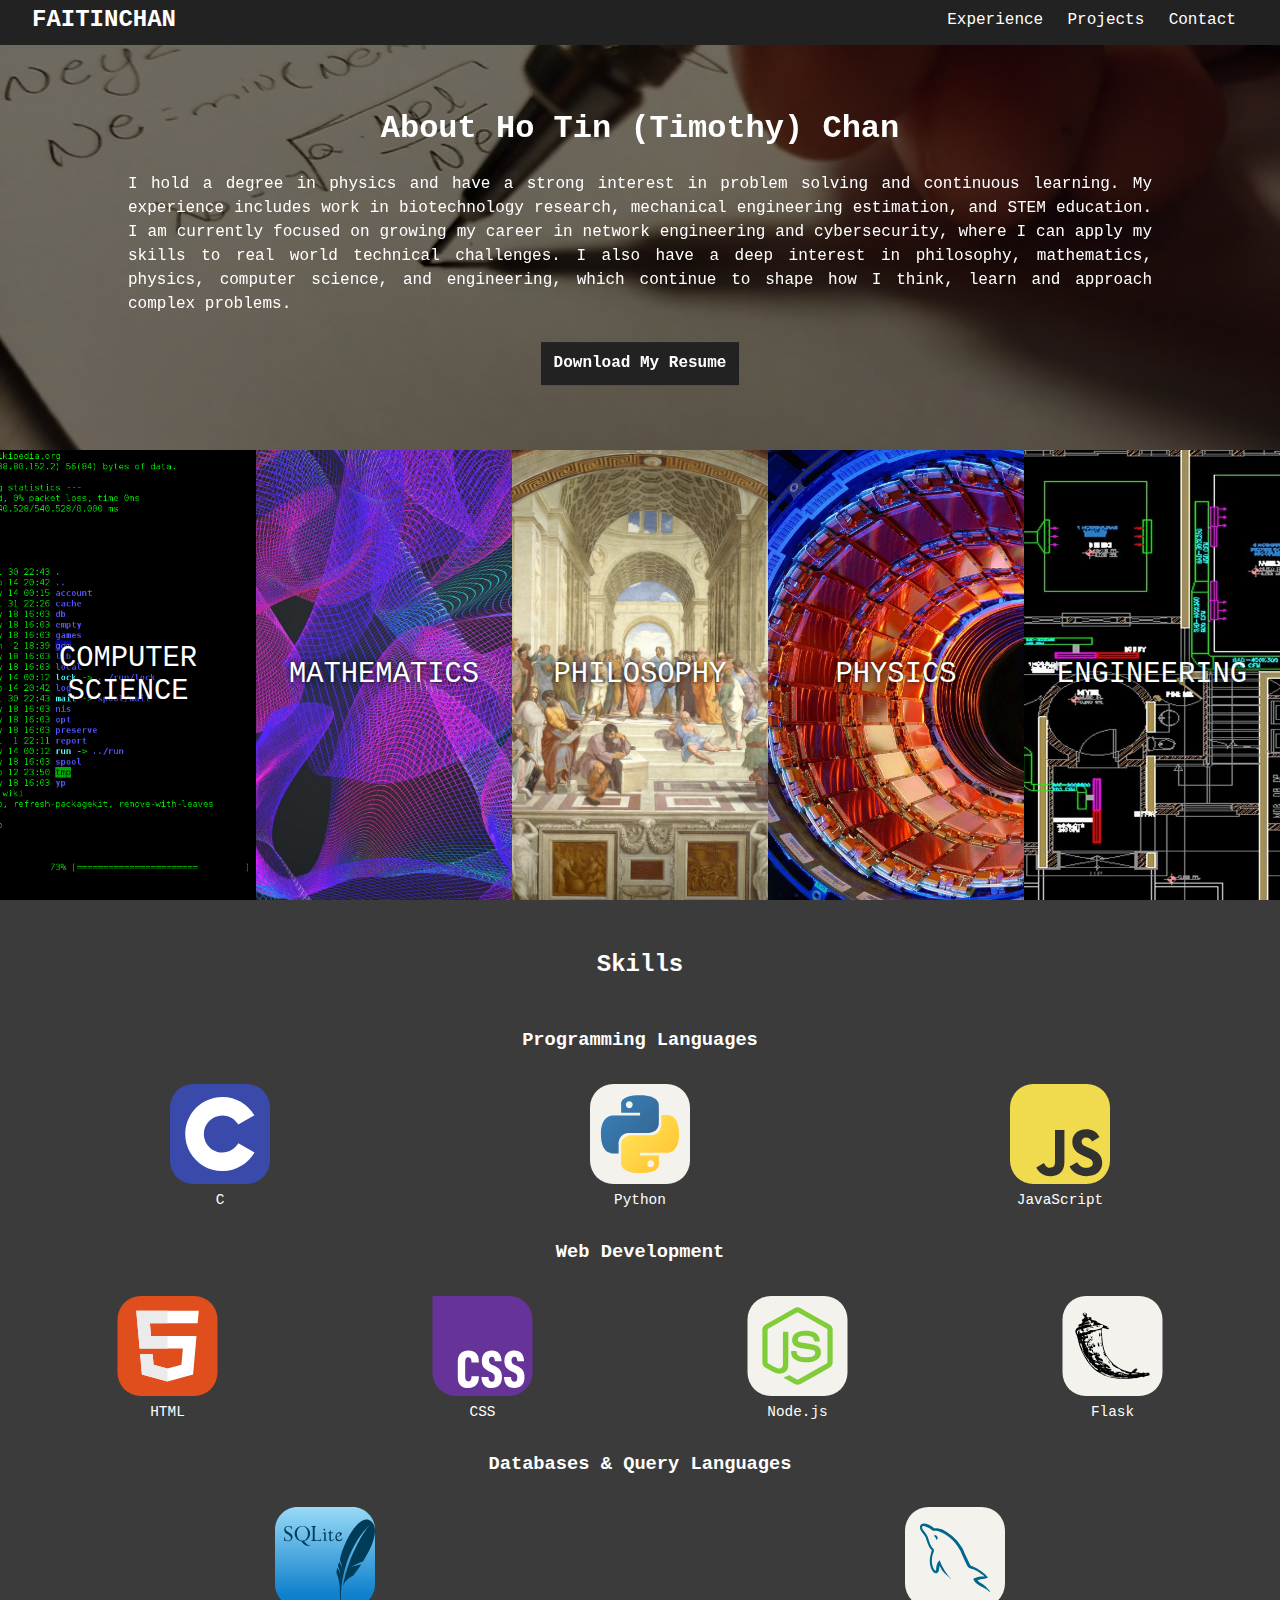
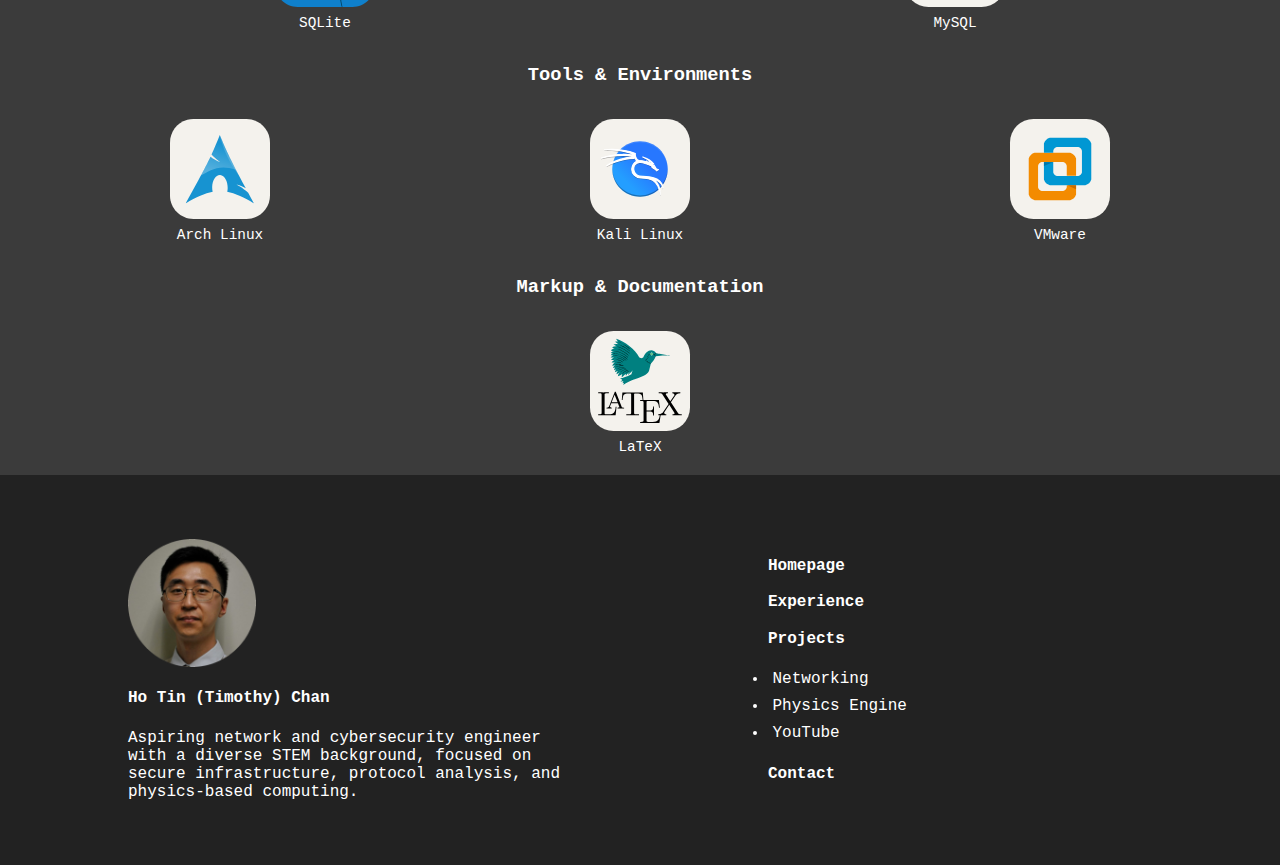
<file: index.html>
<!DOCTYPE html>

<html lang="en">
	<head>
		<meta name="viewport" content="initial-scale=1, width=device-width">
		<title>Timothy Chan - Homepage</title>
		<link rel="stylesheet" href="style.css">
		<script src="script.js" defer></script>
	</head>

	<body>
		<div class="banner-area">
			<video autoplay muted loop playsinline class="banner-video">
				<source src="videos/banner.mp4" type="video/mp4">
			</video>
			<div class="banner-content">
				<h1>About Ho Tin (Timothy) Chan</h1>
				<p>
					I hold a degree in physics and have a strong interest in problem solving and continuous learning. My experience includes work in biotechnology research, mechanical engineering estimation, and STEM education. I am currently focused on growing my career in network engineering and cybersecurity, where I can apply my skills to real world technical challenges. I also have a deep interest in philosophy, mathematics, physics, computer science, and engineering, which continue to shape how I think, learn and approach complex problems.
				</p>
				<a href="/documents/resume.pdf" download="HoTin(Timothy)Chan.pdf" class="download-resume">Download My Resume</a>
			</div>
		</div>

		<header>
			<div class="wrapper">
				<div class="logo">
					<a href="/index.html">FAITINCHAN</a>
				</div>

				<nav>
					<ul>
						<li><a href="/experience_page/experience.html">Experience</a></li>
						<li>
							<a href="/index.html">Projects</a>
							<ul class="dropdown">
								<li><a href="/networking_page/networking.html">Networking</a></li>
								<li><a href="/physicsengine_page/physicsengine.html">Physics Engine</a></li>
								<li><a href="/youtube_page/youtube.html">YouTube</a></li>
							</ul>
						</li>
						<li><a href="/contact_page/contact.html">Contact</a></li>
					</ul>
				</nav>
			</div>
		</header>

		<div class="panels-container">
			<div class="panels">
				<div class="panel panel1">
					<p>True</p>
					<p>Computer Science</p>
					<p>False</p>
				</div>

				<div class="panel panel2">
					<p>Proof</p>
					<p>Mathematics</p>
					<p>Calculation</p>
				</div>

				<div class="panel panel3">
					<p>Order</p>
					<p>Philosophy</p>
					<p>Chaos</p>
				</div>

				<div class="panel panel4">
					<p>Theory</p>
					<p>Physics</p>
					<p>Experiment</p>
				</div>

				<div class="panel panel5">
					<p>Design</p>
					<p>Engineering</p>
					<p>Construction</p>
				</div>
			</div>
		</div>

		<div class="skills">
			<h2>Skills</h2>
			<h3>Programming Languages</h3>	
			<div class="gallery">
				<div class="gallery-item">
					<img src="pictures/c.svg">
					<div class="description">C</div>
				</div>
				<div class="gallery-item">
					<img src="pictures/python.svg">
					<div class="description">Python</div>
				</div>
				<div class="gallery-item">
					<img src="pictures/javascript.svg">
					<div class="description">JavaScript</div>
				</div>
			</div>
			<h3>Web Development</h3>	
			<div class="gallery">
				<div class="gallery-item">
					<img src="pictures/html.svg">
					<div class="description">HTML</div>
				</div>
				<div class="gallery-item">
					<img src="pictures/css.svg">
					<div class="description">CSS</div>
				</div>
				<div class="gallery-item">
					<img src="pictures/nodejs.svg">
					<div class="description">Node.js</div>
				</div>
				<div class="gallery-item">
					<img src="pictures/flask.svg">
					<div class="description">Flask</div>
				</div>
			</div>
			<h3>Databases & Query Languages</h3>	
			<div class="gallery">
				<div class="gallery-item">
					<img src="pictures/sqlite.svg">
					<div class="description">SQLite</div>
				</div>
				<div class="gallery-item">
					<img src="pictures/mysql-auto.svg">
					<div class="description">MySQL</div>
				</div>
			</div>
			<h3>Tools & Environments</h3>	
			<div class="gallery">
				<div class="gallery-item">
					<img src="pictures/arch.svg">
					<div class="description">Arch Linux</div>
				</div>
				<div class="gallery-item">
					<img src="pictures/kali.svg">
					<div class="description">Kali Linux</div>
				</div>
				<div class="gallery-item">
					<img src="pictures/vmware.svg">
					<div class="description">VMware</div>
				</div>
			</div>
			<h3>Markup & Documentation</h3>	
			<div class="gallery">
				<div class="gallery-item">
					<img src="pictures/latex.svg">
					<div class="description">LaTeX</div>
				</div>
			</div>
		</div>

		<footer class="footer">
			<div class="footer-column">
				<img src="pictures/profile_pic.png">
				<p id="name">Ho Tin (Timothy) Chan</p>
				<p>Aspiring network and cybersecurity engineer with a diverse STEM background, focused on secure infrastructure, protocol analysis, and physics-based computing.</p>
			</div>
			<div class="footer-column">
				<a href="index.html">Homepage</a>
				<a href="experience_page/experience.html">Experience</a>
				<p id="title">Projects</p>
				<ul>
					<li><a href="networking_page/networking.html">Networking</a></li>
					<li><a href="physicsengine_page/physicsengine.html">Physics Engine</a></li>
					<li><a href="youtube_page/youtube.html">YouTube</a></li>
				</ul>
				<a href="contact_page/contact.html">Contact</a>
			</div>
		</footer>
	</body>
</html>
</file>
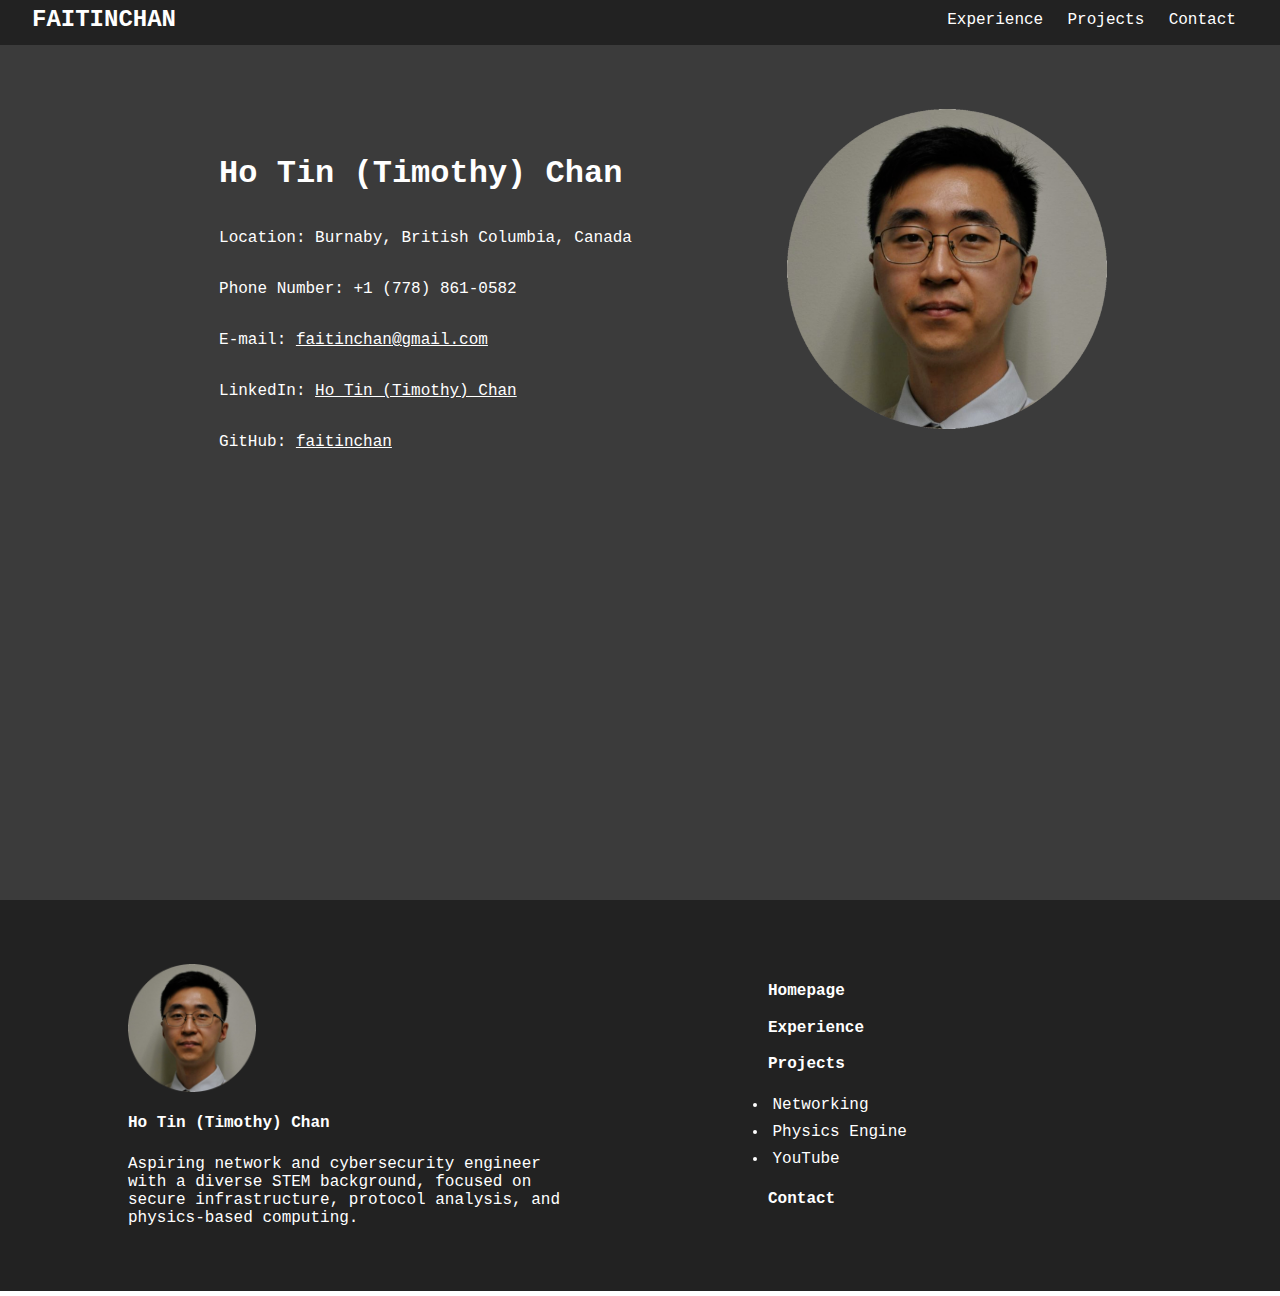
<file: contact_page/contact.html>
<!DOCTYPE html>

<html lang="en">
	<head>
		<meta name="viewport" content="initial-scale=1, width=device-width">
		<title>Timothy Chan - Contact</title>
		<link rel="stylesheet" href="contact.css">
	</head>

	<body>
		<header>
			<div class="wrapper">
				<div class="logo">
					<a href="/index.html">FAITINCHAN</a>
				</div>

				<nav>
					<ul>
						<li><a href="/experience_page/experience.html">Experience</a></li>
						<li>
							<a href="/index.html">Projects</a>
							<ul class="dropdown">
								<li><a href="/networking_page/networking.html">Networking</a></li>
								<li><a href="/physicsengine_page/physicsengine.html">Physics Engine</a></li>
								<li><a href="/youtube_page/youtube.html">YouTube</a></li>
							</ul>
						</li>
						<li><a href="/contact_page/contact.html">Contact</a></li>
					</ul>
				</nav>
			</div>
		</header>

		<div class="contact">
			<div class="text">
				<h1>Ho Tin (Timothy) Chan</h1>
				<p>Location: Burnaby, British Columbia, Canada</p>
				<p>Phone Number: +1 (778) 861-0582</p>
				<p>E-mail: <a href="faitinchan@gmail.com">faitinchan@gmail.com</a></p>
				<p>LinkedIn: <a href="https://linkedin.com/in/ho-tin-chan-b79815300/">Ho Tin (Timothy) Chan</a></p>
				<p>GitHub: <a href="https://github.com/faitinchan/">faitinchan</a></p>
			</div>
			<img src="/pictures/profile_pic.png">
		</div>

		<footer class="footer">
			<div class="footer-column">
				<img src="/pictures/profile_pic.png">
				<p id="name">Ho Tin (Timothy) Chan</p>
				<p>Aspiring network and cybersecurity engineer with a diverse STEM background, focused on secure infrastructure, protocol analysis, and physics-based computing.</p>
			</div>
			<div class="footer-column">
				<a href="/index.html">Homepage</a>
				<a href="/experience_page/experience.html">Experience</a>
				<p id="title">Projects</p>
				<ul>
					<li><a href="/networking_page/networking.html">Networking</a></li>
					<li><a href="/physicsengine_page/physicsengine.html">Physics Engine</a></li>
					<li><a href="/youtube_page/youtube.html">YouTube</a></li>
				</ul>
				<a href="/contact_page/contact.html">Contact</a>
			</div>
		</footer>
	</body>
</html>
</file>
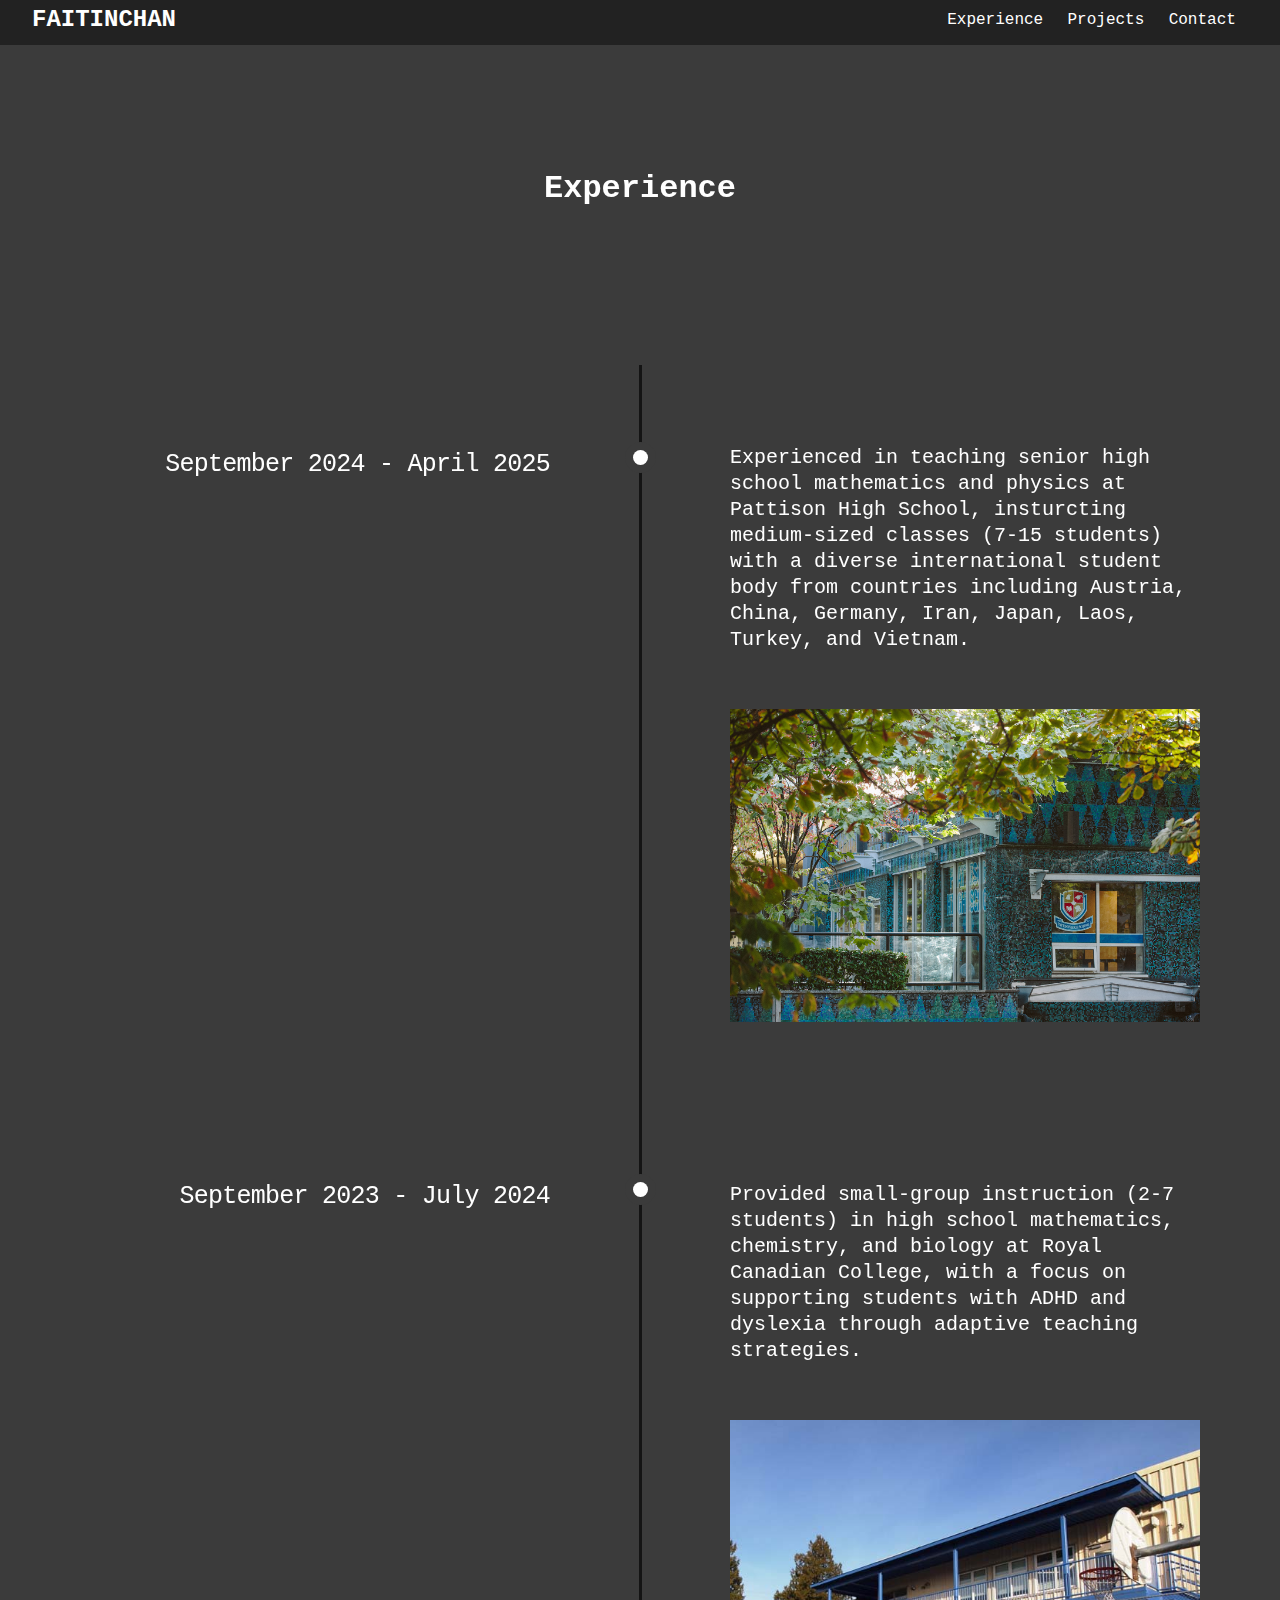
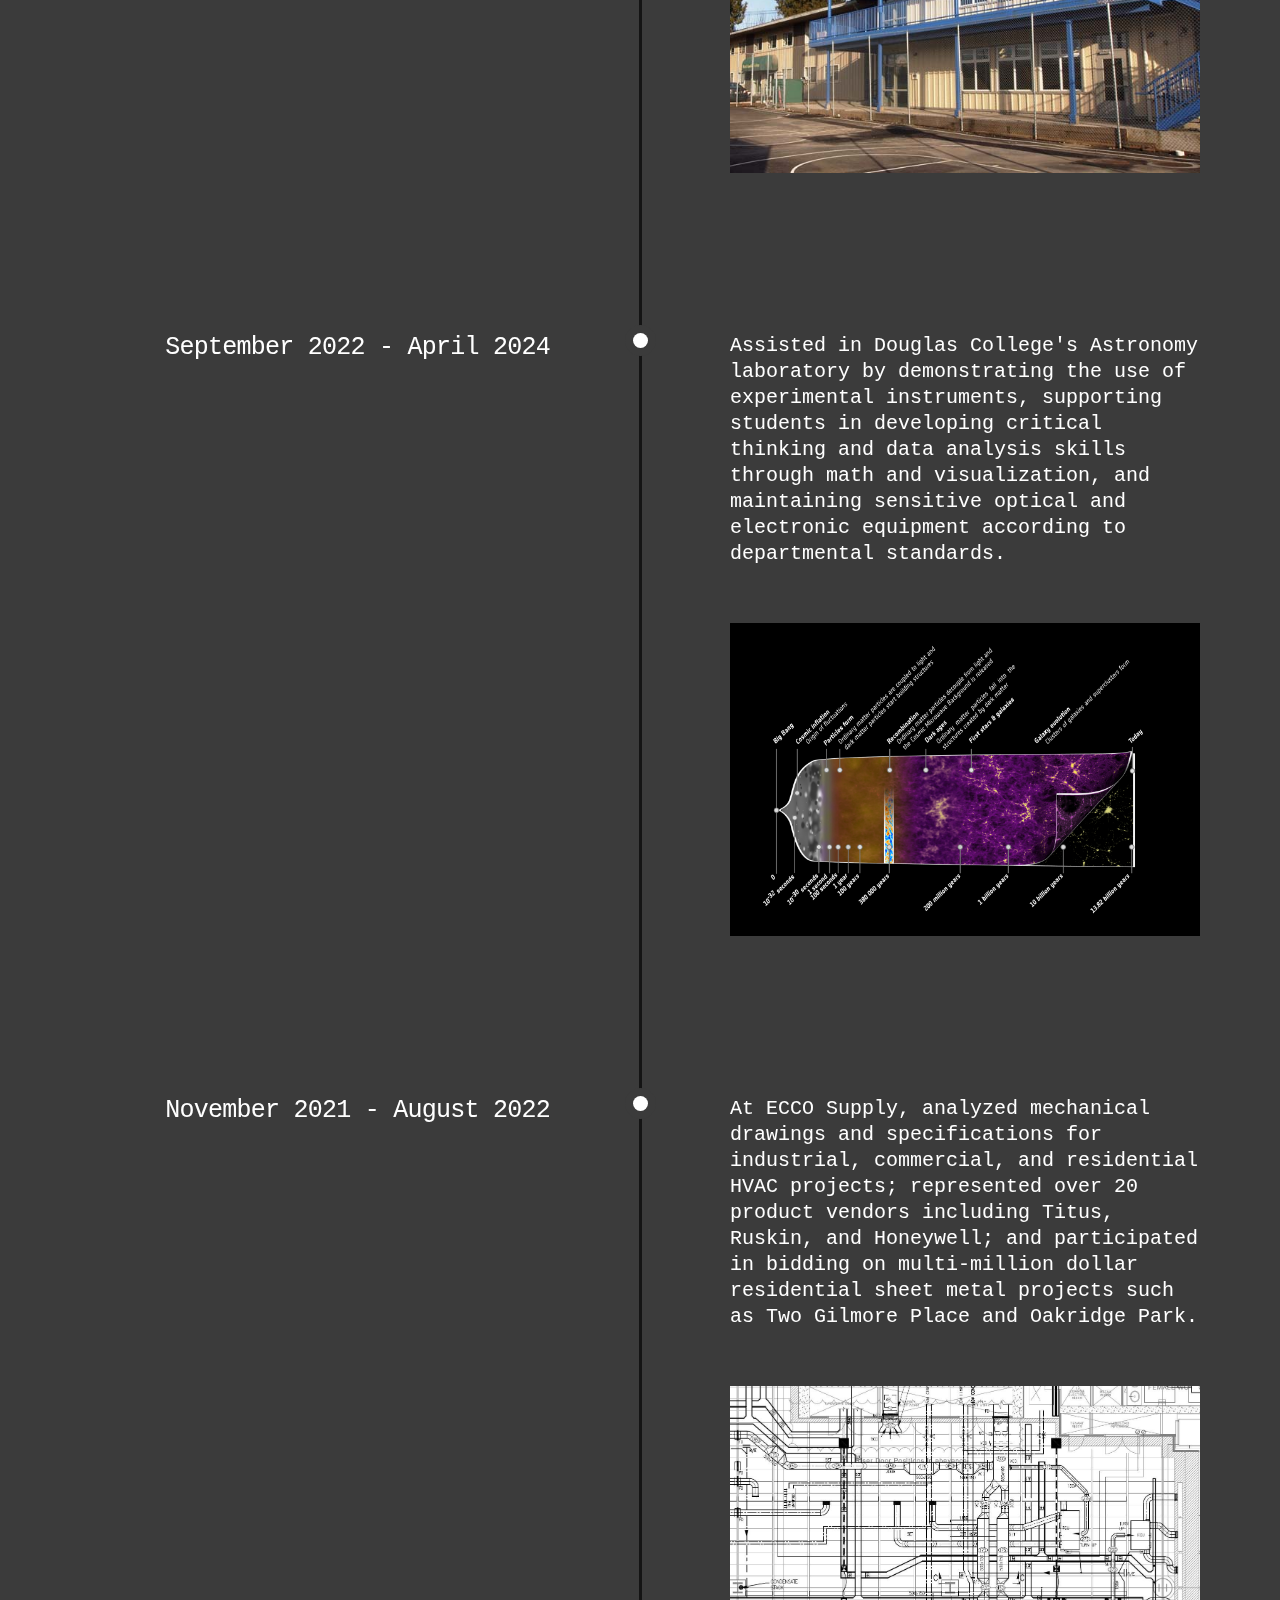
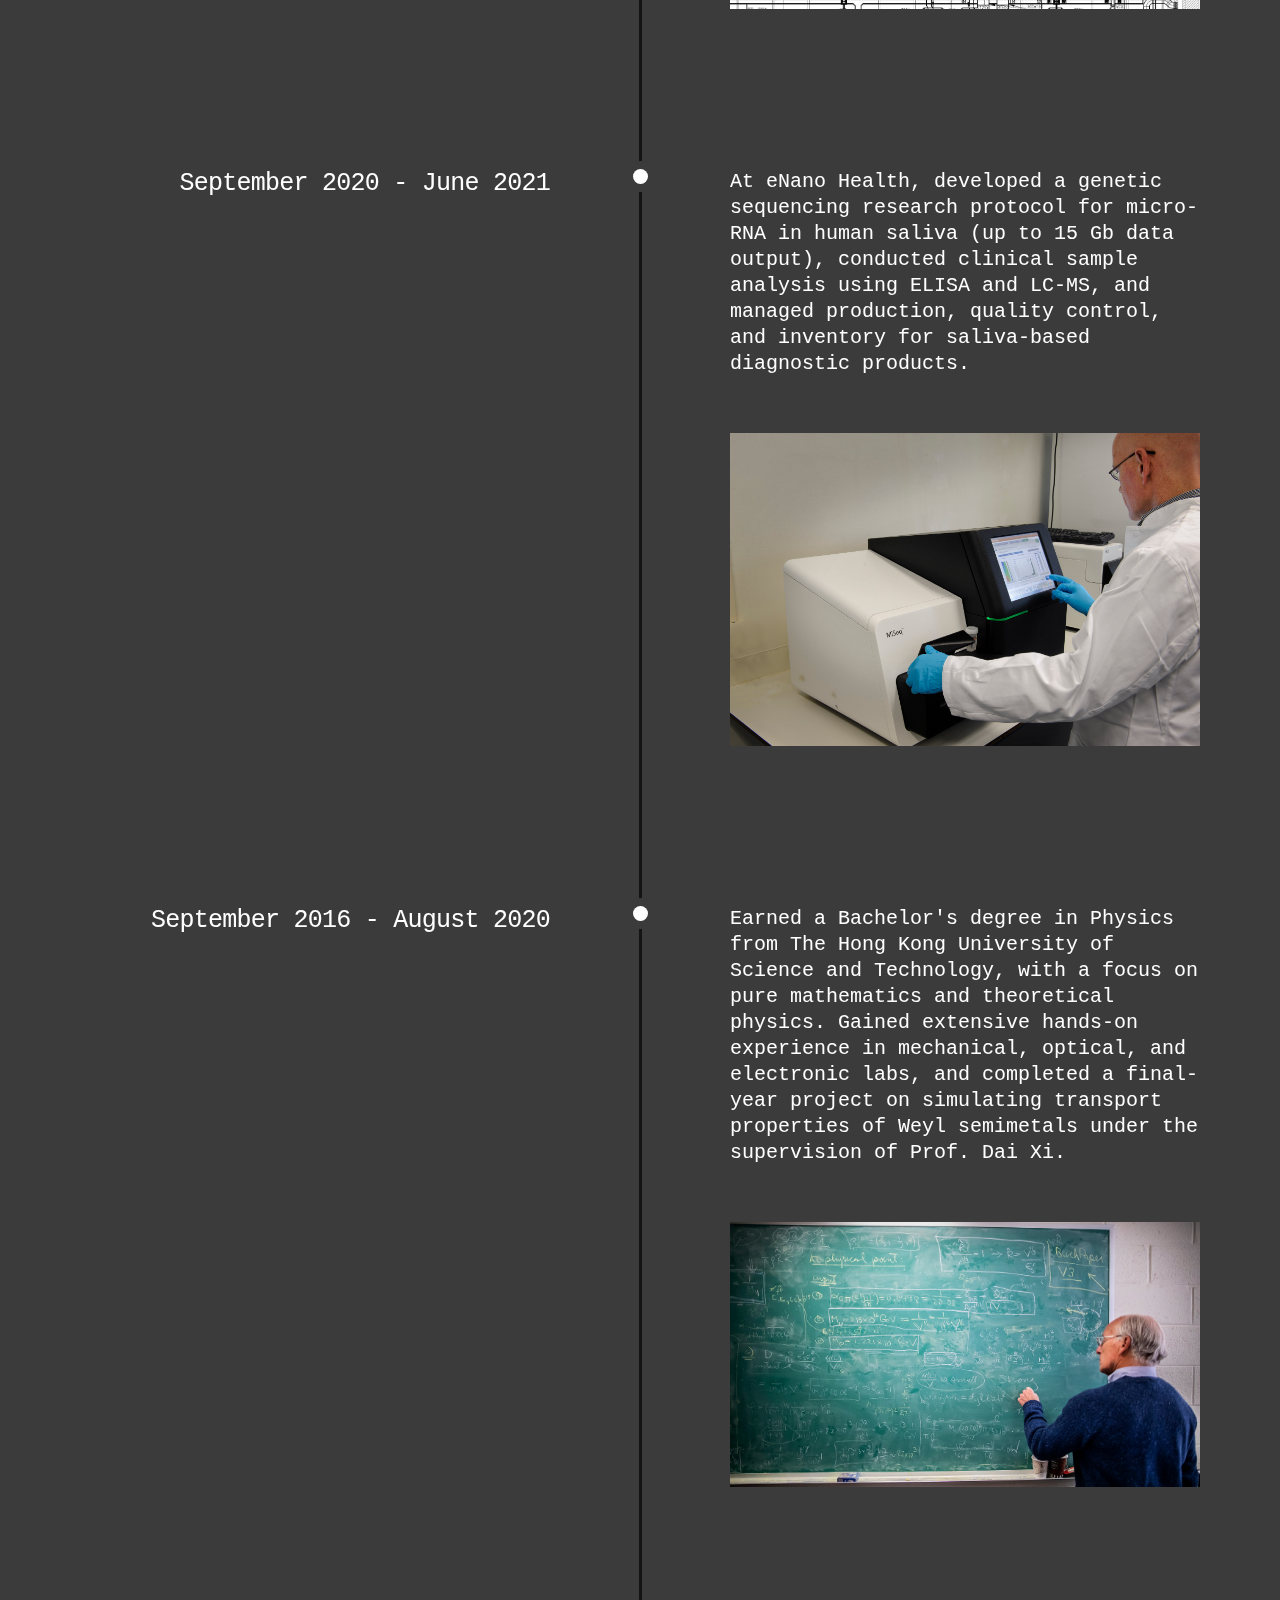
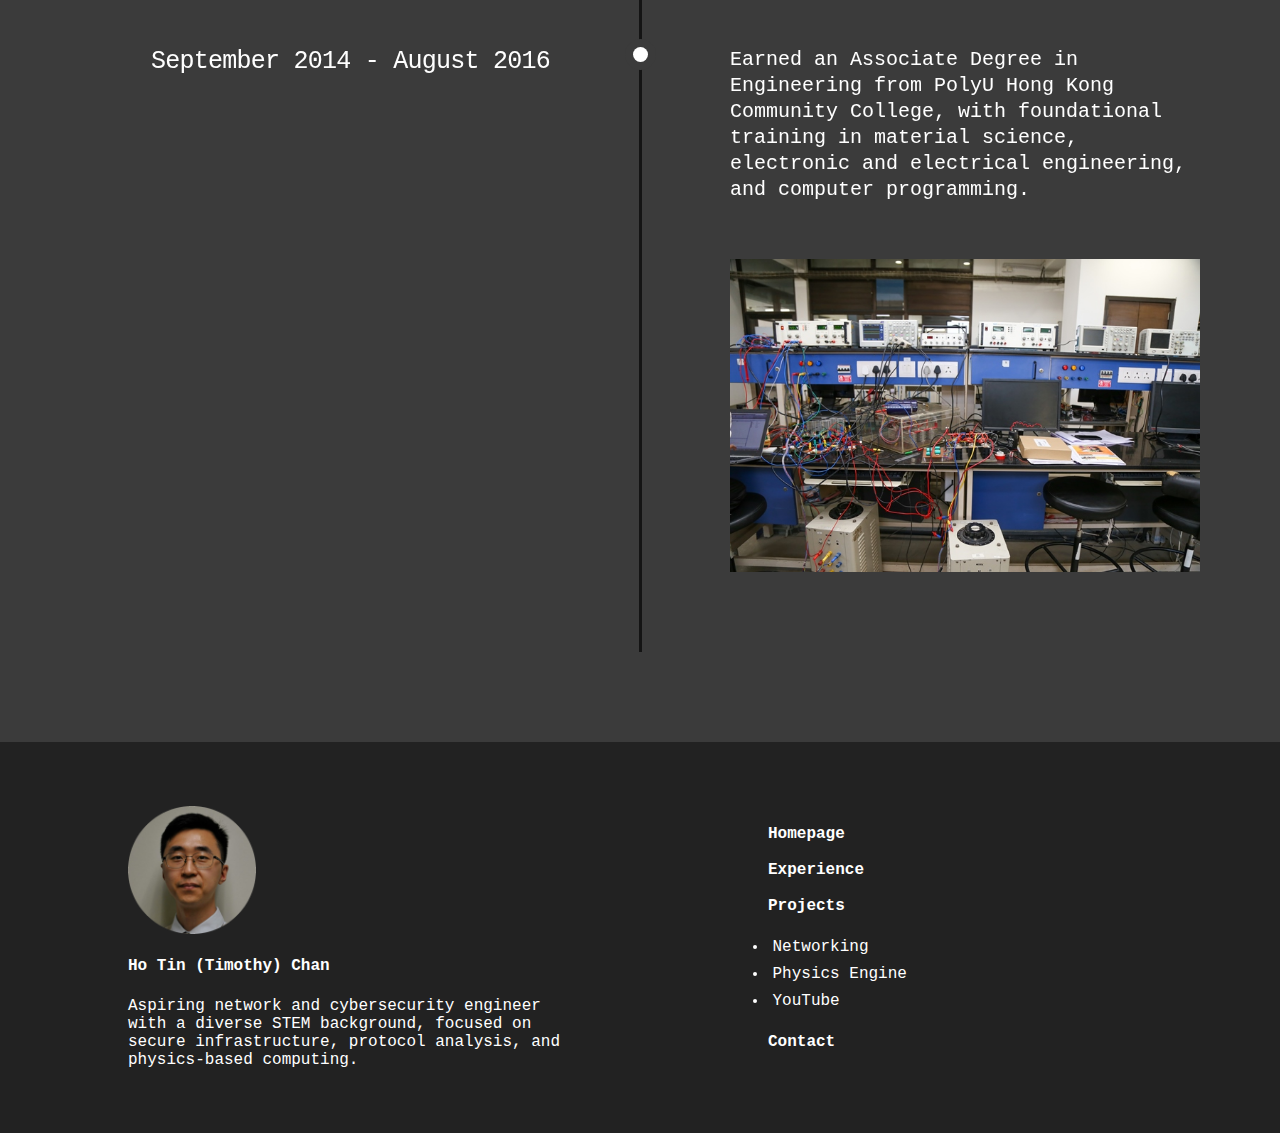
<file: experience_page/experience.html>
<!DOCTYPE html>

<html lang="en">
	<head>
		<meta name="viewport" content="initial-scale=1, width=device-width">
		<title>Timothy Chan - Experience</title>
		<link rel="stylesheet" href="experience.css">
	</head>

	<body>
		<header>
			<div class="wrapper">
				<div class="logo">
					<a href="/index.html">FAITINCHAN</a>
				</div>

				<nav>
					<ul>
						<li><a href="/experience_page/experience.html">Experience</a></li>
						<li>
							<a href="/index.html">Projects</a>
							<ul class="dropdown">
								<li><a href="/networking_page/networking.html">Networking</a></li>
								<li><a href="/physicsengine_page/physicsengine.html">Physics Engine</a></li>
								<li><a href="/youtube_page/youtube.html">YouTube</a></li>
							</ul>
						</li>
						<li><a href="/contact_page/contact.html">Contact</a></li>
					</ul>
				</nav>
			</div>
		</header>

		<div class="page-wrapper">
			<div class="section-timeline-heading">
				<div class="container">
					<div class="padding-vertical-xlarge">
						<div class="timeline-main_heading-wrapper">
							<div class="margin-bottom-medium">
								<h1>Experience</h1>
							</div>
						</div>
					</div>
				</div>
			</div>
			<div class="section-timeline">
				<div class="container">
					<div class="timeline_component">
						<div class="timeline_progress">
							<div class="timeline_progress-bar"></div>
						</div>
						<div class="timeline_item">
							<div class="timeline_left">
								<div class="timeline_date-text">September 2024 - April 2025</div>
							</div>
							<div class="timeline_center">
								<div class="timeline_circle"></div>
							</div>
							<div class="timeline_right">
								<div class="margin-bottom-xlarge">
									<div class="timeline_text">
										Experienced in teaching senior high school mathematics and physics at Pattison High School, insturcting medium-sized classes (7-15 students) with a diverse international student body from countries including Austria, China, Germany, Iran, Japan, Laos, Turkey, and Vietnam.
									</div>
								</div>
								<div class="timeline_image-wrapper">
									<img src="/pictures/phs.jpg" width="480">
								</div>
							</div>
						</div>
						<div class="timeline_item">
							<div class="timeline_left">
								<div class="timeline_date-text">September 2023 - July 2024</div>
							</div>
							<div class="timeline_center">
								<div class="timeline_circle"></div>
							</div>
							<div class="timeline_right">
								<div class="margin-bottom-xlarge">
									<div class="timeline_text">
										Provided small-group instruction (2-7 students) in high school mathematics, chemistry, and biology at Royal Canadian College, with a focus on supporting students with ADHD and dyslexia through adaptive teaching strategies.
									</div>
								</div>
								<div class="timeline_image-wrapper">
									<img src="/pictures/rcc.jpg" width="480">
								</div>
							</div>
						</div>
						<div class="timeline_item">
							<div class="timeline_left">
								<div class="timeline_date-text">September 2022 - April 2024</div>
							</div>
							<div class="timeline_center">
								<div class="timeline_circle"></div>
							</div>
							<div class="timeline_right">
								<div class="margin-bottom-xlarge">
									<div class="timeline_text">
										Assisted in Douglas College's Astronomy laboratory by demonstrating the use of experimental instruments, supporting students in developing critical thinking and data analysis skills through math and visualization, and maintaining sensitive optical and electronic equipment according to departmental standards.
									</div>
								</div>
								<div class="timeline_image-wrapper">
									<img src="/pictures/astronomy.jpg" width="480">
								</div>
							</div>
						</div>
						<div class="timeline_item">
							<div class="timeline_left">
								<div class="timeline_date-text">November 2021 - August 2022</div>
							</div>
							<div class="timeline_center">
								<div class="timeline_circle"></div>
							</div>
							<div class="timeline_right">
								<div class="margin-bottom-xlarge">
									<div class="timeline_text">
										At ECCO Supply, analyzed mechanical drawings and specifications for industrial, commercial, and residential HVAC projects; represented over 20 product vendors including Titus, Ruskin, and Honeywell; and participated in bidding on multi-million dollar residential sheet metal projects such as Two Gilmore Place and Oakridge Park.
									</div>
								</div>
								<div class="timeline_image-wrapper">
									<img src="/pictures/hvac.jpg" width="480">
								</div>
							</div>
						</div>
						<div class="timeline_item">
							<div class="timeline_left">
								<div class="timeline_date-text">September 2020 - June 2021</div>
							</div>
							<div class="timeline_center">
								<div class="timeline_circle"></div>
							</div>
							<div class="timeline_right">
								<div class="margin-bottom-xlarge">
									<div class="timeline_text">
										At eNano Health, developed a genetic sequencing research protocol for micro-RNA in human saliva (up to 15 Gb data output), conducted clinical sample analysis using ELISA and LC-MS, and managed production, quality control, and inventory for saliva-based diagnostic products.
									</div>
								</div>
								<div class="timeline_image-wrapper">
									<img src="/pictures/enano.jpg" width="480">
								</div>
							</div>
						</div>
						<div class="timeline_item">
							<div class="timeline_left">
								<div class="timeline_date-text">September 2016 - August 2020</div>
							</div>
							<div class="timeline_center">
								<div class="timeline_circle"></div>
							</div>
							<div class="timeline_right">
								<div class="margin-bottom-xlarge">
									<div class="timeline_text">
										Earned a Bachelor's degree in Physics from The Hong Kong University of Science and Technology, with a focus on pure mathematics and theoretical physics. Gained extensive hands-on experience in mechanical, optical, and electronic labs, and completed a final-year project on simulating transport properties of Weyl semimetals under the supervision of Prof. Dai Xi.
									</div>
								</div>
								<div class="timeline_image-wrapper">
									<img src="/pictures/uni.jpg" width="480">
								</div>
							</div>
						</div>
						<div class="timeline_item">
							<div class="timeline_left">
								<div class="timeline_date-text">September 2014 - August 2016</div>
							</div>
							<div class="timeline_center">
								<div class="timeline_circle"></div>
							</div>
							<div class="timeline_right">
								<div class="margin-bottom-xlarge">
									<div class="timeline_text">
										Earned an Associate Degree in Engineering from PolyU Hong Kong Community College, with foundational training in material science, electronic and electrical engineering, and computer programming.
									</div>
								</div>
								<div class="timeline_image-wrapper">
									<img src="/pictures/asso.jpg" width="480">
								</div>
							</div>
						</div>
						<div class="overlay-fade-top"></div>
						<div class="overlay-fade-bottom"></div>
					</div>
				</div>
				<div style="height: 10vh;"></div>
			</div>
		</div>
		
		<footer class="footer">
			<div class="footer-column">
				<img src="/pictures/profile_pic.png">
				<p id="name">Ho Tin (Timothy) Chan</p>
				<p>Aspiring network and cybersecurity engineer with a diverse STEM background, focused on secure infrastructure, protocol analysis, and physics-based computing.</p>
			</div>
			<div class="footer-column">
				<a href="/index.html">Homepage</a>
				<a href="/experience_page/experience.html">Experience</a>
				<p id="title">Projects</p>
				<ul>
					<li><a href="/networking_page/networking.html">Networking</a></li>
					<li><a href="/physicsengine_page/physicsengine.html">Physics Engine</a></li>
					<li><a href="/youtube_page/youtube.html">YouTube</a></li>
				</ul>
				<a href="/contact_page/contact.html">Contact</a>
			</div>
		</footer>
	</body>
</html>
</file>
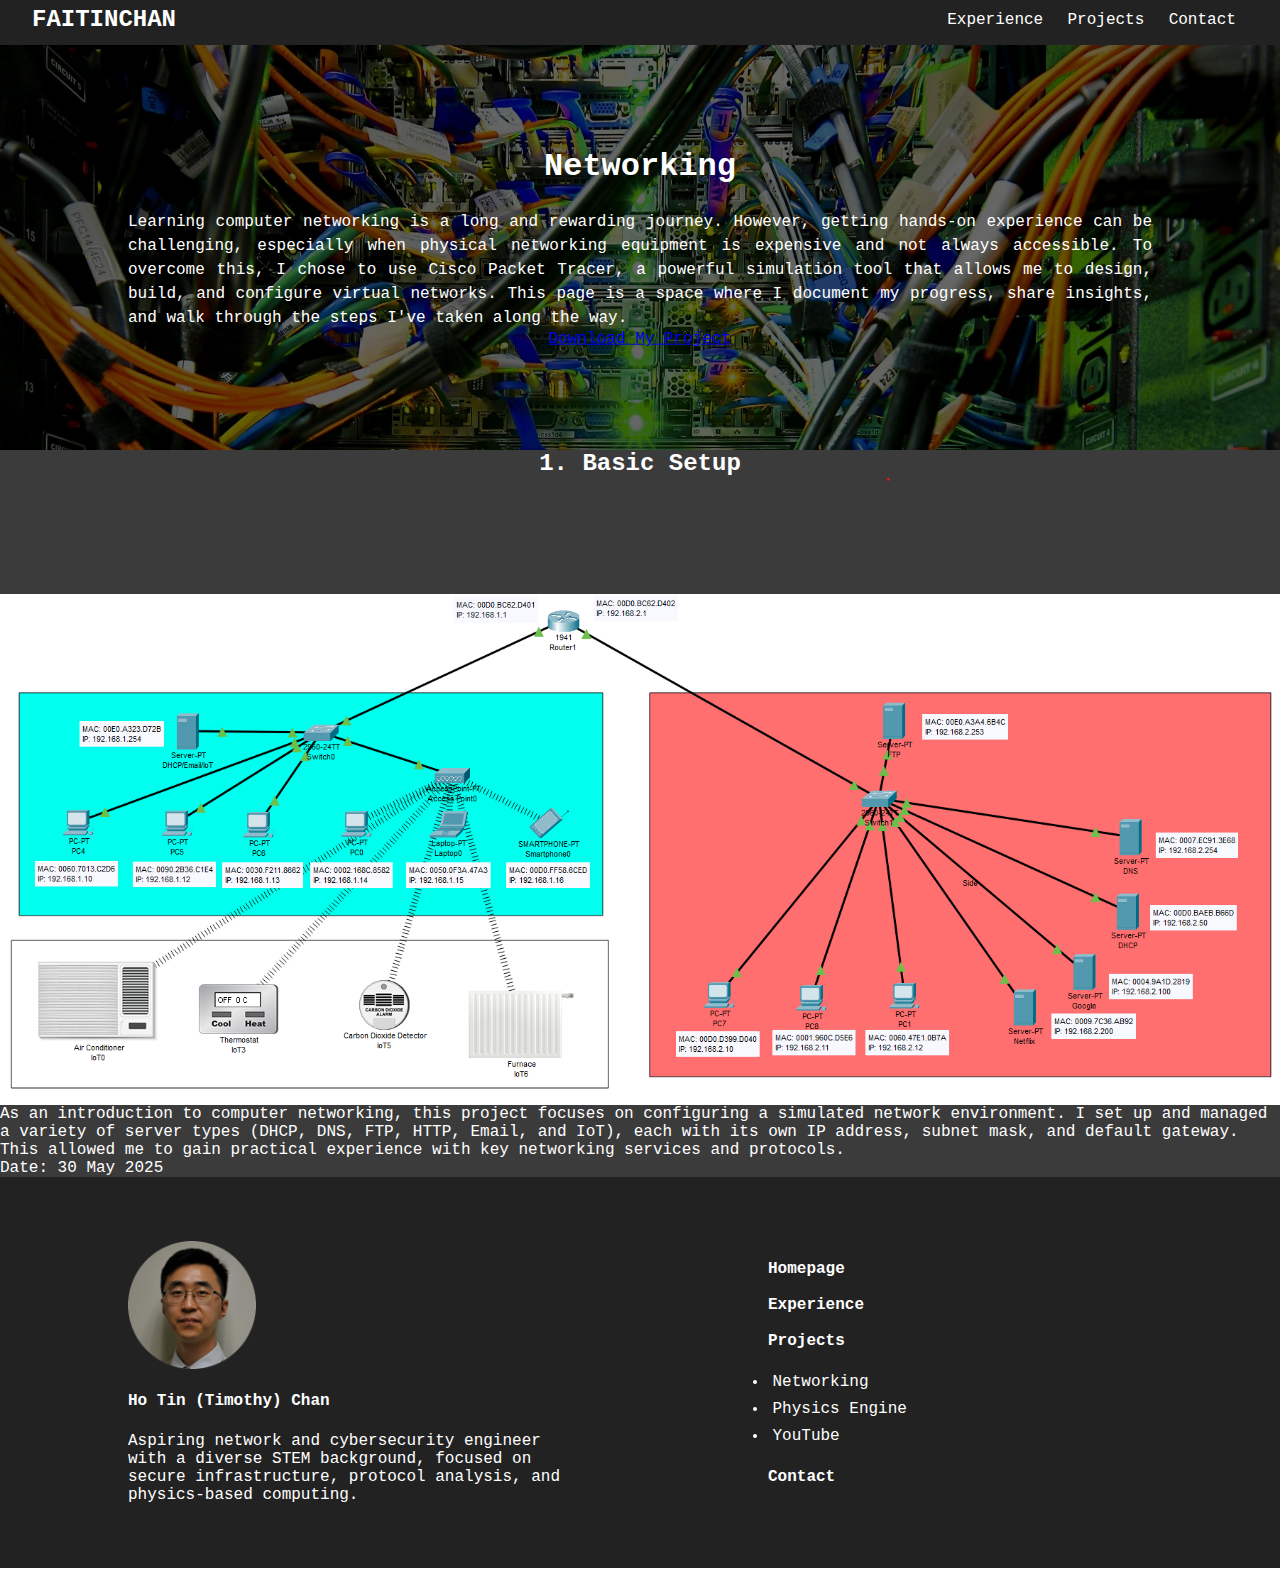
<file: networking_page/networking.html>
<!DOCTYPE html>

<html lang="en">
	<head>
		<meta name="viewport" content="initial-scale=1, width=device-width">
		<title>Timothy Chan - Networking</title>
		<link rel="stylesheet" href="networking.css">
	</head>

	<body>
		<header>
			<div class="wrapper">
				<div class="logo">
					<a href="/index.html">FAITINCHAN</a>
				</div>

				<nav>
					<ul>
						<li><a href="/experience_page/experience.html">Experience</a></li>
						<li>
							<a href="/index.html">Projects</a>
							<ul class="dropdown">
								<li><a href="/networking_page/networking.html">Networking</a></li>
								<li><a href="/physicsengine_page/physicsengine.html">Physics Engine</a></li>
								<li><a href="/youtube_page/youtube.html">YouTube</a></li>
							</ul>
						</li>
						<li><a href="/contact_page/contact.html">Contact</a></li>
					</ul>
				</nav>
			</div>
		</header>

		<div class="title">
			<div class="title-content">
				<h1>Networking</h1>
				<p>Learning computer networking is a long and rewarding journey. However, getting hands-on experience can be challenging, especially when physical networking equipment is expensive and not always accessible. To overcome this, I chose to use Cisco Packet Tracer, a powerful simulation tool that allows me to design, build, and configure virtual networks. This page is a space where I document my progress, share insights, and walk through the steps I've taken along the way.</p>
				<a href="/documents/mynetwork.pkt" download="Networking_Project.pkt" class="download-network">Download My Project</a>
			</div>
		</div>

		<div class="content">
			<h2>1. Basic Setup</h2>
			<img src="/pictures/mynetwork1.png">
			<p>As an introduction to computer networking, this project focuses on configuring a simulated network environment. I set up and managed a variety of server types (DHCP, DNS, FTP, HTTP, Email, and IoT), each with its own IP address, subnet mask, and default gateway. This allowed me to gain practical experience with key networking services and protocols.</p>
			<p>Date: 30 May 2025</p>
		</div>

		<footer class="footer">
			<div class="footer-column">
				<img src="/pictures/profile_pic.png">
				<p id="name">Ho Tin (Timothy) Chan</p>
				<p>Aspiring network and cybersecurity engineer with a diverse STEM background, focused on secure infrastructure, protocol analysis, and physics-based computing.</p>
			</div>
			<div class="footer-column">
				<a href="/index.html">Homepage</a>
				<a href="/experience_page/experience.html">Experience</a>
				<p id="title">Projects</p>
				<ul>
					<li><a href="/networking_page/networking.html">Networking</a></li>
					<li><a href="/physicsengine_page/physicsengine.html">Physics Engine</a></li>
					<li><a href="/youtube_page/youtube.html">YouTube</a></li>
				</ul>
				<a href="/contact_page/contact.html">Contact</a>
			</div>
		</footer>
	</body>
</html>
</file>
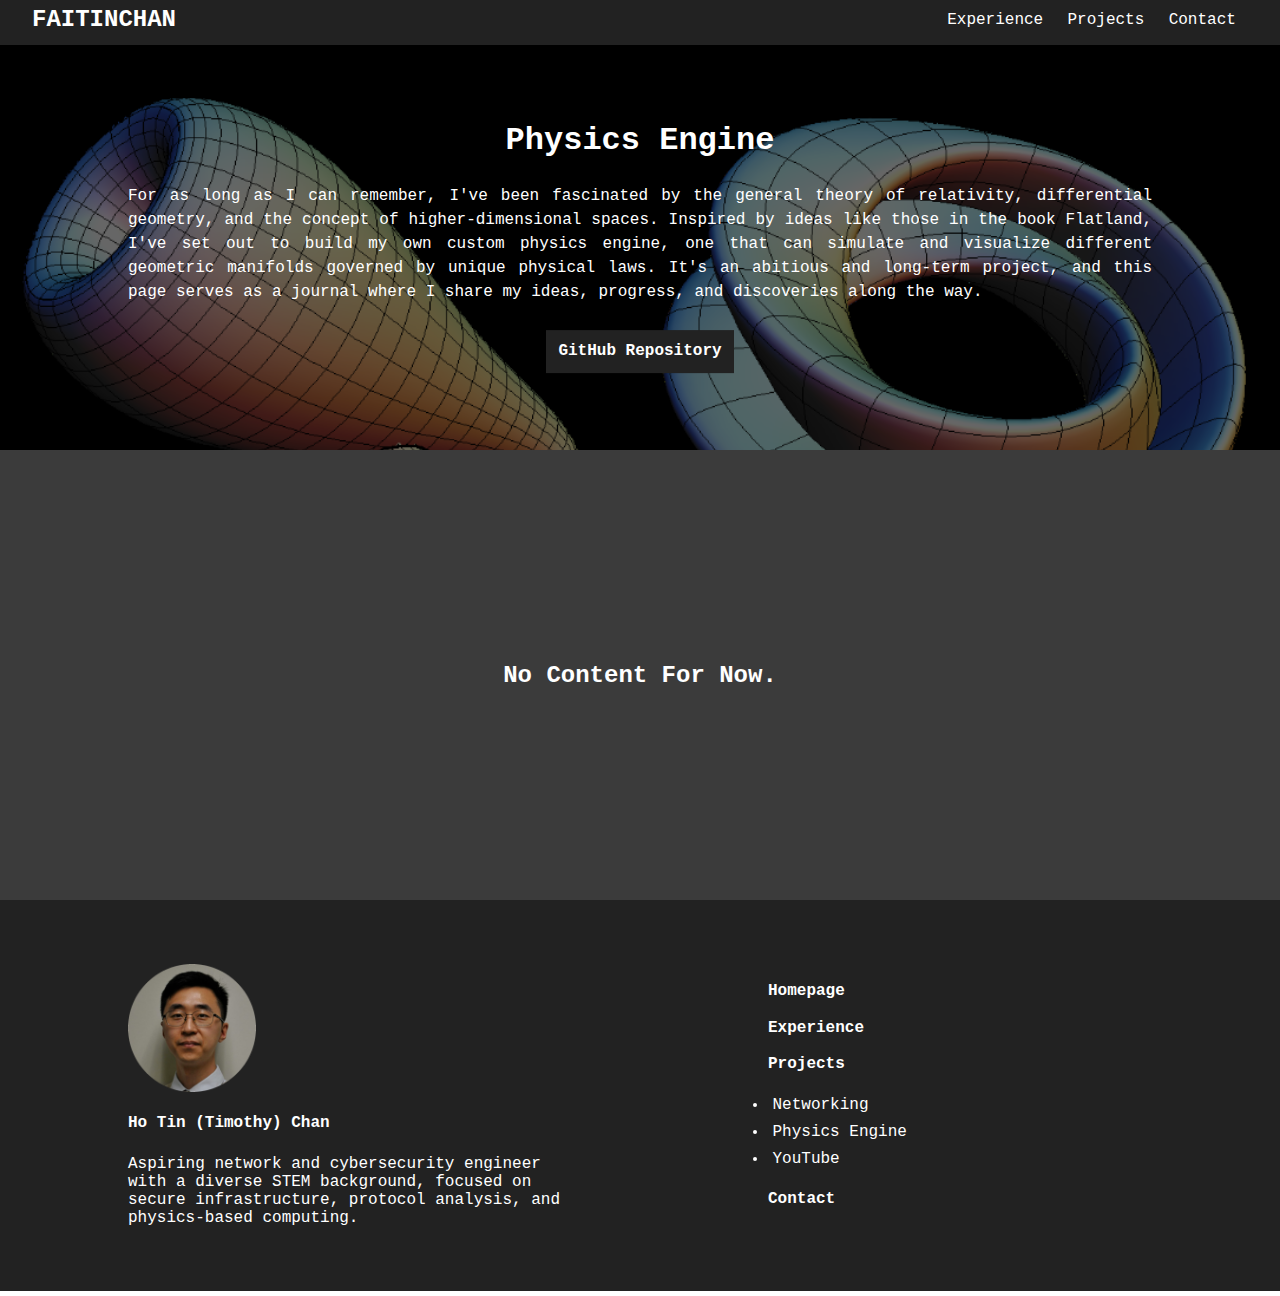
<file: physicsengine_page/physicsengine.html>
<!DOCTYPE html>

<html lang="en">
	<head>
		<meta name="viewport" content="initial-scale=1, width=device-width">
		<title>Timothy Chan - Physics Engine</title>
		<link rel="stylesheet" href="physicsengine.css">
	</head>

	<body>
		<header>
			<div class="wrapper">
				<div class="logo">
					<a href="/index.html">FAITINCHAN</a>
				</div>

				<nav>
					<ul>
						<li><a href="/experience_page/experience.html">Experience</a></li>
						<li>
							<a href="/index.html">Projects</a>
							<ul class="dropdown">
								<li><a href="/networking_page/networking.html">Networking</a></li>
								<li><a href="/physicsengine_page/physicsengine.html">Physics Engine</a></li>
								<li><a href="/youtube_page/youtube.html">YouTube</a></li>
							</ul>
						</li>
						<li><a href="/contact_page/contact.html">Contact</a></li>
					</ul>
				</nav>
			</div>
		</header>

		<div class="title">
			<div class="title-content">
				<h1>Physics Engine</h1>
				<p>For as long as I can remember, I've been fascinated by the general theory of relativity, differential geometry, and the concept of higher-dimensional spaces. Inspired by ideas like those in the book Flatland, I've set out to build my own custom physics engine, one that can simulate and visualize different geometric manifolds governed by unique physical laws. It's an abitious and long-term project, and this page serves as a journal where I share my ideas, progress, and discoveries along the way.</p>
				<a href="https://github.com/faitinchan/Physics_Engine" class="visit">GitHub Repository</a>
			</div>
		</div>

		<div class="content">
			<h2>No Content For Now.</h2>
		</div>

		<footer class="footer">
			<div class="footer-column">
				<img src="/pictures/profile_pic.png">
				<p id="name">Ho Tin (Timothy) Chan</p>
				<p>Aspiring network and cybersecurity engineer with a diverse STEM background, focused on secure infrastructure, protocol analysis, and physics-based computing.</p>
			</div>
			<div class="footer-column">
				<a href="/index.html">Homepage</a>
				<a href="/experience_page/experience.html">Experience</a>
				<p id="title">Projects</p>
				<ul>
					<li><a href="/networking_page/networking.html">Networking</a></li>
					<li><a href="/physicsengine_page/physicsengine.html">Physics Engine</a></li>
					<li><a href="/youtube_page/youtube.html">YouTube</a></li>
				</ul>
				<a href="/contact_page/contact.html">Contact</a>
			</div>
		</footer>
	</body>
</html>
</file>
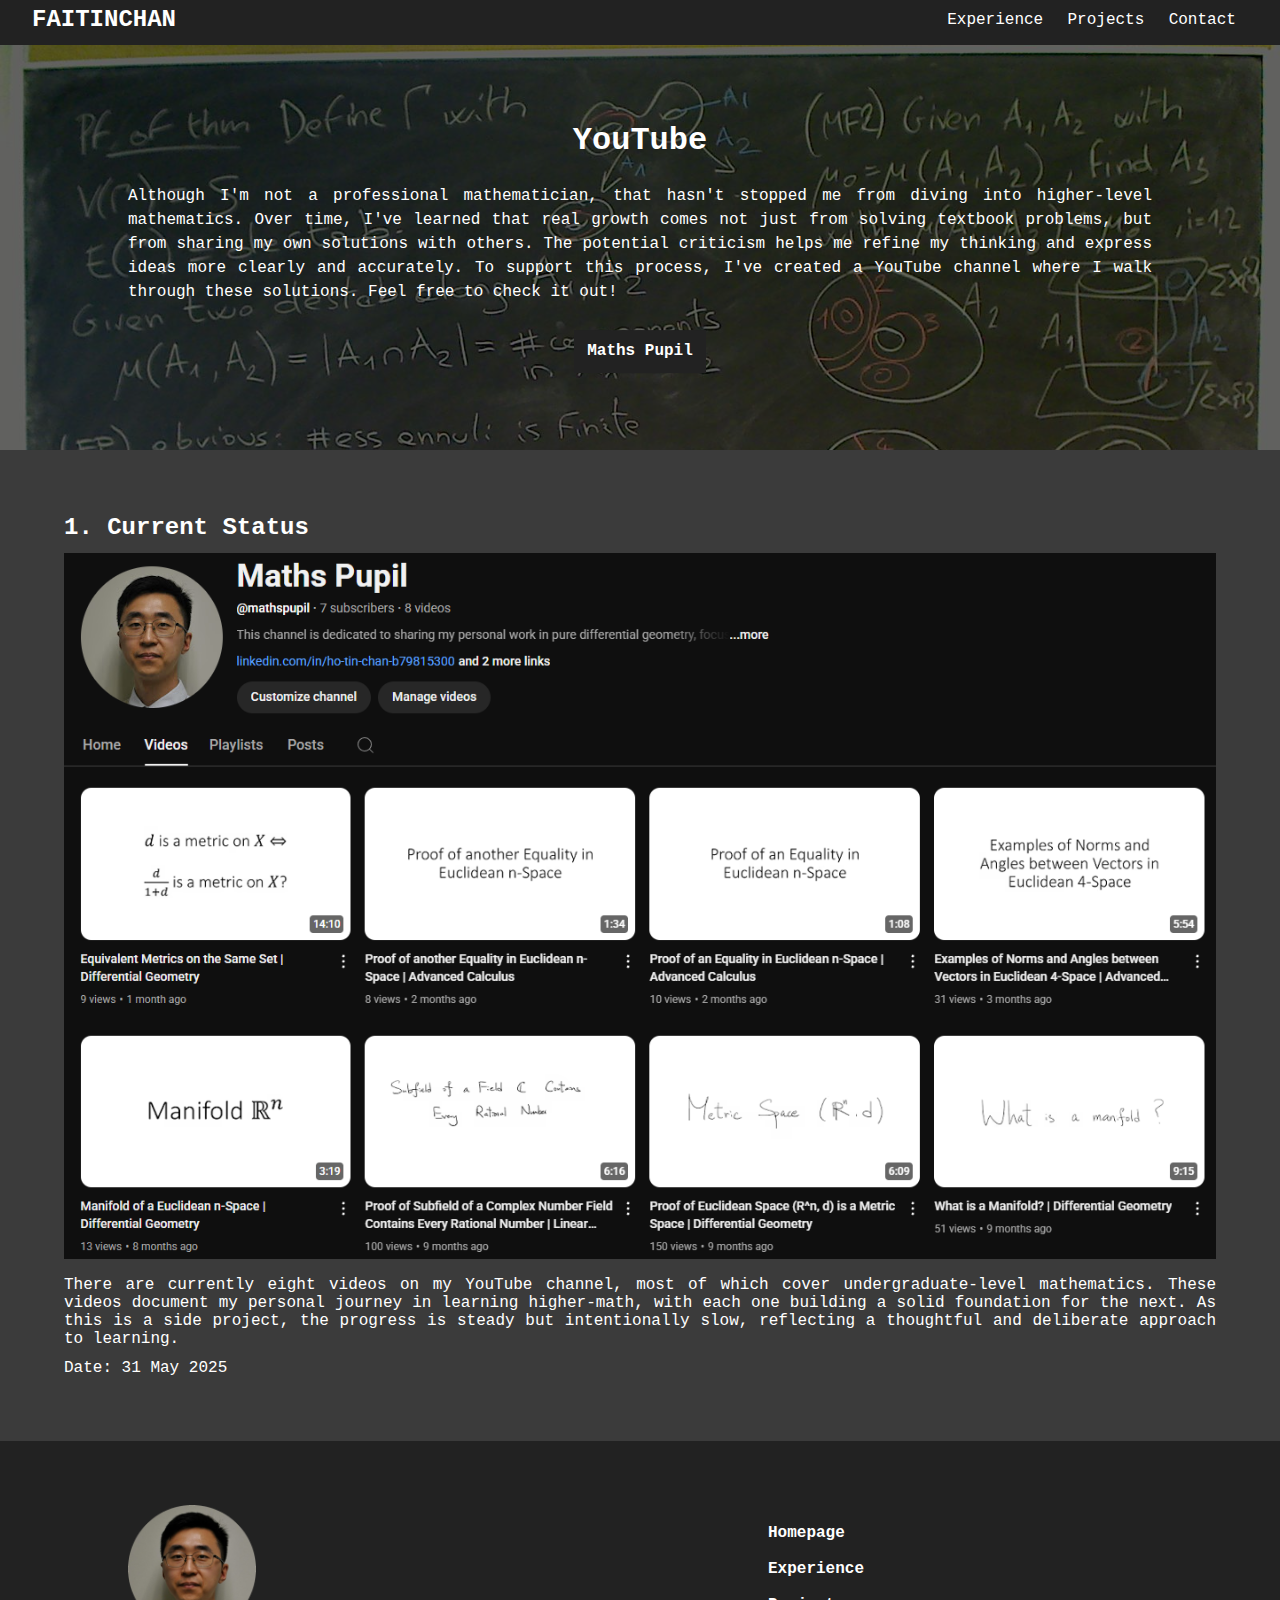
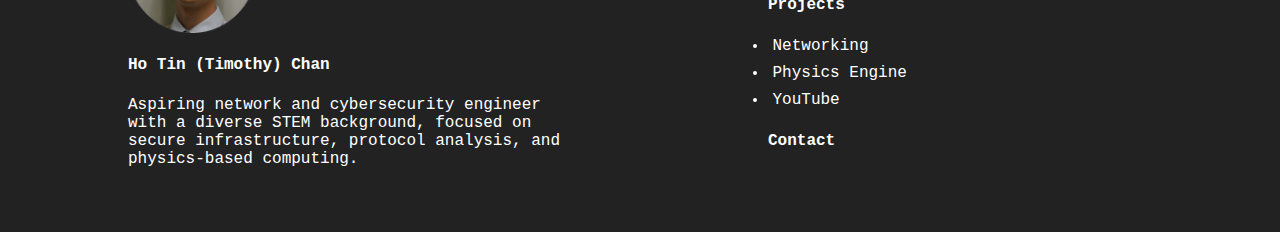
<file: youtube_page/youtube.html>
<!DOCTYPE html>

<html lang="en">
	<head>
		<meta name="viewport" content="initial-scale=1, width=device-width">
		<title>Timothy Chan - YouTube</title>
		<link rel="stylesheet" href="youtube.css">
	</head>

	<body>
		<header>
			<div class="wrapper">
				<div class="logo">
					<a href="/index.html">FAITINCHAN</a>
				</div>

				<nav>
					<ul>
						<li><a href="/experience_page/experience.html">Experience</a></li>
						<li>
							<a href="/index.html">Projects</a>
							<ul class="dropdown">
								<li><a href="/networking_page/networking.html">Networking</a></li>
								<li><a href="/physicsengine_page/physicsengine.html">Physics Engine</a></li>
								<li><a href="/youtube_page/youtube.html">YouTube</a></li>
							</ul>
						</li>
						<li><a href="/contact_page/contact.html">Contact</a></li>
					</ul>
				</nav>
			</div>
		</header>

		<div class="title">
			<div class="title-content">
				<h1>YouTube</h1>
				<p>Although I'm not a professional mathematician, that hasn't stopped me from diving into higher-level mathematics. Over time, I've learned that real growth comes not just from solving textbook problems, but from sharing my own solutions with others. The potential criticism helps me refine my thinking and express ideas more clearly and accurately. To support this process, I've created a YouTube channel where I walk through these solutions. Feel free to check it out!</p>
				<a href="https://youtube.com/@mathspupil/" class="visit">Maths Pupil</a>
			</div>
		</div>

		<div class="content">
			<h2>1. Current Status</h2>
			<img src="/pictures/youtube.png">
			<p>There are currently eight videos on my YouTube channel, most of which cover undergraduate-level mathematics. These videos document my personal journey in learning higher-math, with each one building a solid foundation for the next. As this is a side project, the progress is steady but intentionally slow, reflecting a thoughtful and deliberate approach to learning.</p>
			<p>Date: 31 May 2025</p>
		</div>

		<footer class="footer">
			<div class="footer-column">
				<img src="/pictures/profile_pic.png">
				<p id="name">Ho Tin (Timothy) Chan</p>
				<p>Aspiring network and cybersecurity engineer with a diverse STEM background, focused on secure infrastructure, protocol analysis, and physics-based computing.</p>
			</div>
			<div class="footer-column">
				<a href="/index.html">Homepage</a>
				<a href="/experience_page/experience.html">Experience</a>
				<p id="title">Projects</p>
				<ul>
					<li><a href="/networking_page/networking.html">Networking</a></li>
					<li><a href="/physicsengine_page/physicsengine.html">Physics Engine</a></li>
					<li><a href="/youtube_page/youtube.html">YouTube</a></li>
				</ul>
				<a href="/contact_page/contact.html">Contact</a>
			</div>
		</footer>
	</body>
</html>
</file>
<file: style.css>
* {
	margin: 0;
	padding: 0;
	box-sizing: border-box;
}

body {
	font-family: 'Andale Mono', monospace;
	color: white;
}

header {
	width: 100%;
	height: 5%;
	background: #222222;
	position: fixed;
	z-index: 999;
}

.wrapper {
	width: 95%;
	margin: 0 auto;
}

.logo {
	width: 30%;
	float: left;
	text-align: left;
	line-height: 250%;
}

.logo a {
	text-decoration: none;
	font-size: 150%;
	font-weight: bold;
	color: white;
}

nav {
	float: right;
	line-height: 250%;
	width: 25%;
}

nav ul {
	list-style: none;
	background: #222222;
	display: flex;
	justify-content: right;
}

nav ul li {
	display: inline-block;
	position: relative;
	padding: 0 4%;
}

nav ul li a {
	display: block;
	text-decoration: none;
	font-size: 100%;
	color: white;
	text-align: center;
}

nav ul li ul.dropdown li {
	display: block;
}

nav ul li ul.dropdown {
	width: 200%;
	background: #222222;
	transform: translateX(-50%);
	position: absolute;
	z-index: 999;
	display: none;
}

nav ul li:hover {
	background: #636363;
}

nav ul li a:hover {
	background: #636363;
	font-weight: bold;
}

nav ul li:hover ul.dropdown {
	display: block;
}

.banner-area {
	margin-top: 5vh;
	height: 45%;
	position: fixed;
}

.banner-video {
	position: absolute;
	top: 0;
	left: 0;
	width: 100%;
	object-fit: cover;
	z-index: 1;
	pointer-events: none;
	height: 100%;
}

.banner-content {
	position: relative;
	z-index: 2;
	text-align: center;
	top: 50%;
	transform: translateY(-50%);
}

.banner-area::after {
	content: '';
	position: absolute;
	top: 0;
	left: 0;
	right: 0;
	bottom: 0;
	background: rgba(0, 0, 0, 0.5);
	z-index: 1;
}

.banner-content h1 {
	padding-bottom: 2%;
}

.banner-content p {
	text-align: justify;
	padding-left: 10%;
	padding-right: 10%;
	padding-bottom: 2%;
	line-height: 150%;
}

.download-resume {
	display: inline-block;
	padding: 1% 1%;
	background-color: #222222;
	color: white;
	text-decoration: none;
	font-weight: bold;
}

.download-resume:hover {
	background-color: #636363;
}

*, *:before, *:after {
	box-sizing: inherit;
}

.panels-container {
	width: 100%;
	position: relative;
	background: black;
	top: 50vh;
	font-size: 1.5vw;
}

.panels {
	min-height: 50vh;
	overflow: hidden;
	display: flex;
}

.panel {
	text-align: center;
	align-items: center;
	transition:
		font-size 0.7s cubic-bezier(0.61, -0.19, 0.7, -0.11),
		flex-grow 0.7s cubic-bezier(0.61, -0.19, 0.7, -0.11),
		background 0.2s;
	font-size: 1.5vw;
	background-size: cover;
	background-position: center;
	flex: 1;
	justify-content: center;
	display: flex;
	flex-direction: column;
}

.panel1 {background-image: url("./pictures/computer_science.png");}
.panel2 {background-image: url("./pictures/mathematics.jpg");}
.panel3 {background-image: url("./pictures/philosophy.jpg");}
.panel4 {background-image: url("./pictures/physics.jpg");}
.panel5 {background-image: url("./pictures/engineering.jpg");}

.panel > * {
	margin: 0;
	width: 100%;
	transition: transform 0.5s;
	flex: 1 0 auto;
	display: flex;
	justify-content: center;
	align-items: center;
}

.panel > *:first-child {transform: translateY(-100%);}
.panel.open-active > *:first-child {transform: translateY(0);}
.panel > *:last-child {transform: translateY(100%);}
.panel.open-active > *:last-child {transform: translateY(0);}

.panel p {
	text-transform: uppercase;
	text-shadow: 0 0 4px rgba(0, 0, 0, 0.72), 0 0 14px rgba(0, 0, 0, 0.45);
}

.panel p:nth-child(2) {
	font-size: 1.5em;
}

.panel.open {
	flex: 5;
	font-size: 2vw;
}

.cta {
	color: white;
	text-decoration: none;
}

.skills {
	position: relative;
	background: #3B3B3B;
	top: 50vh;
	text-align: center;
}

.gallery {
	display: grid;
	grid-template-columns: repeat(auto-fit, minmax(150px, 1fr));
	gap: 20px;
	padding: 20px;
}

.gallery-item {
	text-align: center;
}

.gallery-item img {
	width: 100%;
	height: 100px;
	display: block;
	border-radius: 8px;
	transition: transform 0.3s ease;
}

.gallery-item img:hover {
	transform: scale(1.1);
	cursor: pointer;
}

.skills h2 {
	padding-bottom: 3%;
	padding-top: 4%;
}

.skills h3 {
	padding: 1%;
}

.description {
	margin-top: 8px;
	font-size: 0.9rem;
}

.footer {
	position: relative;
	display: flex;
	background: #222222;
	top: 50vh;
}

.footer-column {
	flex: 1;
	justify-content: space-evenly;
	display: flex;
	flex-direction: column;
	padding: 5%;
	padding-left: 10%;
}

.footer-column img {
	width: 10vw;
}

#name {
	font-weight: bold;
	padding-top: 5%;
	padding-bottom: 5%;
}

#title {
	font-weight: bold;
}

.footer-column a {
	text-decoration: none;
	color: white;
	font-weight: bold;
}

.footer-column ul li a {
	text-decoration: none;
	color: white;
	font-weight: normal;
}

.footer-column ul li {
	padding: 1%;
}
</file>
<file: contact_page/contact.css>
* {
	margin: 0;
	padding: 0;
	box-sizing: border-box;
}

body {
	font-family: 'Andale Mono', monospace;
	color: white;
}

header {
	width: 100%;
	height: 5%;
	background: #222222;
	position: fixed;
	z-index: 999;
}

.wrapper {
	width: 95%;
	margin: 0 auto;
}

.logo {
	width: 30%;
	float: left;
	text-align: left;
	line-height: 250%;
}

.logo a {
	text-decoration: none;
	font-size: 150%;
	font-weight: bold;
	color: white;
}

nav {
	float: right;
	line-height: 250%;
	width: 25%;
}

nav ul {
	list-style: none;
	background: #222222;
	display: flex;
	justify-content: right;
}

nav ul li {
	display: inline-block;
	position: relative;
	padding: 0 4%;
}

nav ul li a {
	display: block;
	text-decoration: none;
	font-size: 100%;
	color: white;
	text-align: center;
}

nav ul li ul.dropdown li {
	display: block;
}

nav ul li ul.dropdown {
	width: 200%;
	background: #222222;
	transform: translateX(-50%);
	position: absolute;
	z-index: 999;
	display: none;
}

nav ul li:hover {
	background: #636363;
}

nav ul li a:hover {
	background: #636363;
	font-weight: bold;
}

nav ul li:hover ul.dropdown {
	display: block;
}

.contact {
	position: relative;
	display: flex;
	background: #3B3B3B;
	min-height: 95vh;
	top: 5vh;
	justify-content: space-evenly;
	padding: 5%;
	z-index: 1;
}

.text {
	padding: 4%;
}

.text h1 {
	padding-bottom: 4%;
}

.text p {
	padding-bottom: 3%;
	padding-top: 5%;
}

.text p a {
	color: white;
}

.contact img {
	height: 100%;
	width: 25vw;
}

.footer {
	position: relative;
	display: flex;
	background: #222222;
	top: 5vh;
}

.footer-column {
	flex: 1;
	justify-content: space-evenly;
	display: flex;
	flex-direction: column;
	padding: 5%;
	padding-left: 10%;
}

.footer-column img {
	width: 10vw;
}

#name {
	font-weight: bold;
	padding-top: 5%;
	padding-bottom: 5%;
}

#title {
	font-weight: bold;
}

.footer-column a {
	text-decoration: none;
	color: white;
	font-weight: bold;
}

.footer-column ul li a {
	text-decoration: none;
	color: white;
	font-weight: normal;
}

.footer-column ul li {
	padding: 1%;
}
</file>
<file: experience_page/experience.css>
* {
	margin: 0;
	padding: 0;
	box-sizing: border-box;
}

body {
	font-family: 'Andale Mono', monospace;
	color: white;
}

header {
	width: 100%;
	height: 5%;
	background: #222222;
	position: fixed;
	z-index: 999;
}

.wrapper {
	width: 95%;
	margin: 0 auto;
}

.logo {
	width: 30%;
	float: left;
	text-align: left;
	line-height: 250%;
}

.logo a {
	text-decoration: none;
	font-size: 150%;
	font-weight: bold;
	color: white;
}

nav {
	float: right;
	line-height: 250%;
	width: 25%;
}

nav ul {
	list-style: none;
	background: #222222;
	display: flex;
	justify-content: right;
}

nav ul li {
	display: inline-block;
	position: relative;
	padding: 0 4%;
}

nav ul li a {
	display: block;
	text-decoration: none;
	font-size: 100%;
	color: white;
	text-align: center;
}

nav ul li ul.dropdown li {
	display: block;
}

nav ul li ul.dropdown {
	width: 200%;
	background: #222222;
	transform: translateX(-50%);
	position: absolute;
	z-index: 999;
	display: none;
}

nav ul li:hover {
	background: #636363;
}

nav ul li a:hover {
	background: #636363;
	font-weight: bold;
}

nav ul li:hover ul.dropdown {
	display: block;
}

.page-wrapper {
	position: relative;
	background: #3B3B3B;
	min-height: 95vh;
	top: 5vh;
	z-index: 1;
	line-height: 1.5;
}

.page-wrapper img {
	vertical-align: middle;
	max-width: 100%;
	display: inline-block;
}

.inline-block {
	max-width: 100$;
	display: inline-block;
}

.container {
	width: 90vw;
	max-width: 1360px;
	margin-left: auto;
	margin-right: auto;
}

.margin-bottom-medium {
	margin-bottom: 32px;
}

.paragraph-large {
	letter-spacing: -0.02em;
	font-size: 20px;
}

.padding-vertical-xlarge {
	padding-top: 120px;
	padding-bottom: 120px;
}

.timeline-main_heading-wrapper {
	text-align: center;
	max-width: 640px;
	margin-left: auto;
	margin-right: auto;
}

.timeline_component {
	flex-direction: column;
	justify-content: center;
	align-items: center;
	max-width: 1120px;
	margin-left: auto;
	margin-right: auto;
	display: flex;
	position: relative;
}

.timeline_item {
	z-index: 2;
	grid-column-gap: 0px;
	grid-row-gap: 0px;
	grid-template-rows: auto;
	grid-template-columns: 1fr 180px 1fr;
	grid-auto-columns: 1fr;
	padding-top: 80px;
	padding-bottom: 80px;
	display: grid;
	position: relative;
}

.timeline_left {
	text-align: right;
	justify-content: flex-end;
	align-items; stretch;
}

.timeline_center {
	justify-content: center;
	display: flex;
}

.timeline_date-text {
	letter-spacing: -0.03em;
	font-size: 25px;
	font-weight: 500;
	line-height: 1.2;
	position: sticky;
	top: 50vh;
}

.timeline_text {
	font-size: 20px;
	font-weight: 500px;
	line-height: 1.3;
}

.timeline_circle {
	background-color: white;
	border-radius: 100%;
	width: 15px;
	min-width: 15px;
	max-width: 15px;
	height: 15px;
	min-height: 15px;
	max-height: 15px;
	position: sticky;
	top: 50vh;
	box-shadow: 0 0 0 8px #3B3B3B;
}

.timeline_progress {
	z-index: -2;
	background: #141414;
	width: 3px;
	height: 100%;
	position: absolute;
}

.timeline_progress-bar {
	z-index: -1;
	width: 3px;
	height: 50vh;
	position: fixed;
	inset:0 auto 50vh;
}

.section-timeline {
	z-index: -3;
	position: relative;
}

.margin-bottom-xlarge {
	margin-bottom: 56px;
}

.timeline_link {
	opacity: 0.6;
	color: white;
	letter-spacing: 0.8px;
	text-transform: uppercase;
	border-radius: 8px;
	align-items: center;
	font-size: 14px;
	font-weight: 700;
	line-height: 1.3;
	text-decoration: none;
	transition: opacity 0.3s;
	display: flex;
}

.timeline_link:hover {
	opacity: 1;
}

.link-icon {
	width: 20px;
	height: 20px;
	margin-left: 8px;
}

.inline-block {
	display: inline-block;
}

@media screen and (max-width: 767px) {
	h1 {
		font-size: 40px;
	}

	.paragraph-large {
		font-size: 18px;
	}

	.padding-vertical-xlarge {
		padding-top: 80px;
		padding-bottom: 80px;
	}

	.timeline_item {
		grid-template-columns: 64px 1fr;
		width: 100%;
	}

	.timeline_left {
		text-align: left;
		grid-area: 1 / 2 / 2 / 3;
	}

	.timeline_center {
		justify-content: flex-start;
		grid-area: 1 / 1 / 3 / 2;
	}

	.timeline_right {
		grid-area: span 1 / span 1 / span 1 / span 1;
	}

	.timeline_date-text {
		margin-bottom: 24px;
		font-size; 36px;
	}

	.timeline_text {
		font-size: 20px;
	}

	.timeline_progress {
		left: 6px;
	}

	.margin-bottom-xlarge {
		margin-bottom: 48px;
	}
}

.footer {
	position: relative;
	display: flex;
	background: #222222;
	top: 5vh;
}

.footer-column {
	flex: 1;
	justify-content: space-evenly;
	display: flex;
	flex-direction: column;
	padding: 5%;
	padding-left: 10%;
}

.footer-column img {
	width: 10vw;
}

#name {
	font-weight: bold;
	padding-top: 5%;
	padding-bottom: 5%;
}

#title {
	font-weight: bold;
}

.footer-column a {
	text-decoration: none;
	color: white;
	font-weight: bold;
}

.footer-column ul li a {
	text-decoration: none;
	color: white;
	font-weight: normal;
}

.footer-column ul li {
	padding: 1%;
}
</file>
<file: networking_page/networking.css>
* {
	margin: 0;
	padding: 0;
	box-sizing: border-box;
}

body {
	font-family: 'Andale Mono', monospace;
	color: white;
}

header {
	width: 100%;
	height: 5%;
	background: #222222;
	position: fixed;
	z-index: 999;
}

.wrapper {
	width: 95%;
	margin: 0 auto;
}

.logo {
	width: 30%;
	float: left;
	text-align: left;
	line-height: 250%;
}

.logo a {
	text-decoration: none;
	font-size: 150%;
	font-weight: bold;
	color: white;
}

nav {
	float: right;
	line-height: 250%;
	width: 25%;
}

nav ul {
	list-style: none;
	background: #222222;
	display: flex;
	justify-content: right;
}

nav ul li {
	display: inline-block;
	position: relative;
	padding: 0 4%;
}

nav ul li a {
	display: block;
	text-decoration: none;
	font-size: 100%;
	color: white;
	text-align: center;
}

nav ul li ul.dropdown li {
	display: block;
}

nav ul li ul.dropdown {
	width: 200%;
	background: #222222;
	transform: translateX(-50%);
	position: absolute;
	z-index: 999;
	display: none;
}

nav ul li:hover {
	background: #636363;
}

nav ul li a:hover {
	background: #636363;
	font-weight: bold;
}

nav ul li:hover ul.dropdown {
	display: block;
}

.title {
	background-image: url("/pictures/networking.jpg");
	background-size: cover;
	width: 100%;
	position: fixed;
	height: 45%;
	margin-top: 5vh;
}

.title::after {
	content: '';
	position: absolute;
	top: 0;
	left: 0;
	display: block;
	background: black;
	opacity: 0.6;
	width: 100%;
	height: 100%;
	z-index: -1;
}

.title-content {
	position: relative;
	z-index: 2;
	text-align: center;
	top: 50%;
	transform: translateY(-50%);
}

.title-content h1 {
	padding-bottom: 2%;
}

.title-content p {
	text-align: justify;
	padding-left: 10%;
	padding-right: 10%;
	line-height: 150%;
}

.content {
	position: relative;
	top: 50vh;
	min-height: 50vh;
	background: #3B3B3B;
	display: flex;
	flex-direction: column;
	justify-content: center;
}

.content h2 {
	text-align: center;
	align-items: center;
}

.footer {
	position: relative;
	display: flex;
	background: #222222;
	top: 50vh;
}

.footer-column {
	flex: 1;
	justify-content: space-evenly;
	display: flex;
	flex-direction: column;
	padding: 5%;
	padding-left: 10%;
}

.footer-column img {
	width: 10vw;
}

#name {
	font-weight: bold;
	padding-top: 5%;
	padding-bottom: 5%;
}

#title {
	font-weight: bold;
}

.footer-column a {
	text-decoration: none;
	color: white;
	font-weight: bold;
}

.footer-column ul li a {
	text-decoration: none;
	color: white;
	font-weight: normal;
}

.footer-column ul li {
	padding: 1%;
}
</file>
<file: physicsengine_page/physicsengine.css>
* {
	margin: 0;
	padding: 0;
	box-sizing: border-box;
}

body {
	font-family: 'Andale Mono', monospace;
	color: white;
}

header {
	width: 100%;
	height: 5%;
	background: #222222;
	position: fixed;
	z-index: 999;
}

.wrapper {
	width: 95%;
	margin: 0 auto;
}

.logo {
	width: 30%;
	float: left;
	text-align: left;
	line-height: 250%;
}

.logo a {
	text-decoration: none;
	font-size: 150%;
	font-weight: bold;
	color: white;
}

nav {
	float: right;
	line-height: 250%;
	width: 25%;
}

nav ul {
	list-style: none;
	background: #222222;
	display: flex;
	justify-content: right;
}

nav ul li {
	display: inline-block;
	position: relative;
	padding: 0 4%;
}

nav ul li a {
	display: block;
	text-decoration: none;
	font-size: 100%;
	color: white;
	text-align: center;
}

nav ul li ul.dropdown li {
	display: block;
}

nav ul li ul.dropdown {
	width: 200%;
	background: #222222;
	transform: translateX(-50%);
	position: absolute;
	z-index: 999;
	display: none;
}

nav ul li:hover {
	background: #636363;
}

nav ul li a:hover {
	background: #636363;
	font-weight: bold;
}

nav ul li:hover ul.dropdown {
	display: block;
}

.title {
	background-image: url("/pictures/kleinbottle.png");
	background-size: cover;
	width: 100%;
	position: fixed;
	height: 45%;
	margin-top: 5vh;
}

.title::after {
	content: '';
	position: absolute;
	top: 0;
	left: 0;
	display: block;
	background: black;
	opacity: 0.6;
	width: 100%;
	height: 100%;
	z-index: -1;
}

.title-content {
	position: relative;
	z-index: 2;
	text-align: center;
	top: 50%;
	transform: translateY(-50%);
}

.title-content h1 {
	padding-bottom: 2%;
}

.title-content p {
	text-align: justify;
	padding-left: 10%;
	padding-right: 10%;
	line-height: 150%;
	padding-bottom: 2%;
}

.visit {
	display: inline-block;
	padding: 1%;
	background-color: #222222;
	color: white;
	text-decoration: none;
	font-weight: bold;
}

.visit:hover {
	background-color: #636363;
}

.content {
	position: relative;
	top: 50vh;
	min-height: 50vh;
	background: #3B3B3B;
	display: flex;
	flex-direction: column;
	justify-content: center;
}

.content h2 {
	text-align: center;
	align-items: center;
}

.footer {
	position: relative;
	display: flex;
	background: #222222;
	top: 50vh;
}

.footer-column {
	flex: 1;
	justify-content: space-evenly;
	display: flex;
	flex-direction: column;
	padding: 5%;
	padding-left: 10%;
}

.footer-column img {
	width: 10vw;
}

#name {
	font-weight: bold;
	padding-top: 5%;
	padding-bottom: 5%;
}

#title {
	font-weight: bold;
}

.footer-column a {
	text-decoration: none;
	color: white;
	font-weight: bold;
}

.footer-column ul li a {
	text-decoration: none;
	color: white;
	font-weight: normal;
}

.footer-column ul li {
	padding: 1%;
}
</file>
<file: youtube_page/youtube.css>
* {
	margin: 0;
	padding: 0;
	box-sizing: border-box;
}

body {
	font-family: 'Andale Mono', monospace;
	color: white;
}

header {
	width: 100%;
	height: 5%;
	background: #222222;
	position: fixed;
	z-index: 999;
}

.wrapper {
	width: 95%;
	margin: 0 auto;
}

.logo {
	width: 30%;
	float: left;
	text-align: left;
	line-height: 250%;
}

.logo a {
	text-decoration: none;
	font-size: 150%;
	font-weight: bold;
	color: white;
}

nav {
	float: right;
	line-height: 250%;
	width: 25%;
}

nav ul {
	list-style: none;
	background: #222222;
	display: flex;
	justify-content: right;
}

nav ul li {
	display: inline-block;
	position: relative;
	padding: 0 4%;
}

nav ul li a {
	display: block;
	text-decoration: none;
	font-size: 100%;
	color: white;
	text-align: center;
}

nav ul li ul.dropdown li {
	display: block;
}

nav ul li ul.dropdown {
	width: 200%;
	background: #222222;
	transform: translateX(-50%);
	position: absolute;
	z-index: 999;
	display: none;
}

nav ul li:hover {
	background: #636363;
}

nav ul li a:hover {
	background: #636363;
	font-weight: bold;
}

nav ul li:hover ul.dropdown {
	display: block;
}

.title {
	background-image: url("/pictures/proof.jpg");
	background-size: cover;
	width: 100%;
	position: fixed;
	height: 45%;
	margin-top: 5vh;
}

.title::after {
	content: '';
	position: absolute;
	top: 0;
	left: 0;
	display: block;
	background: black;
	opacity: 0.6;
	width: 100%;
	height: 100%;
	z-index: -1;
}

.title-content {
	position: relative;
	z-index: 2;
	text-align: center;
	top: 50%;
	transform: translateY(-50%);
}

.title-content h1 {
	padding-bottom: 2%;
}

.title-content p {
	text-align: justify;
	padding-left: 10%;
	padding-right: 10%;
	line-height: 150%;
	padding-bottom: 2%;
}

.visit {
	display: inline-block;
	padding: 1%;
	background-color: #222222;
	color: white;
	text-decoration: none;
	font-weight: bold;
}

.visit:hover {
	background-color: #636363;
}

.content {
	position: relative;
	top: 50vh;
	min-height: 50vh;
	background: #3B3B3B;
	padding: 5%;
}

.content img {
	width: 100%;
}

.content p {
	padding-top: 1%;
	text-align: justify;
}

.content h2 {
	padding-bottom: 1%;
}

.footer {
	position: relative;
	display: flex;
	background: #222222;
	top: 50vh;
}

.footer-column {
	flex: 1;
	justify-content: space-evenly;
	display: flex;
	flex-direction: column;
	padding: 5%;
	padding-left: 10%;
}

.footer-column img {
	width: 10vw;
}

#name {
	font-weight: bold;
	padding-top: 5%;
	padding-bottom: 5%;
}

#title {
	font-weight: bold;
}

.footer-column a {
	text-decoration: none;
	color: white;
	font-weight: bold;
}

.footer-column ul li a {
	text-decoration: none;
	color: white;
	font-weight: normal;
}

.footer-column ul li {
	padding: 1%;
}
</file>
